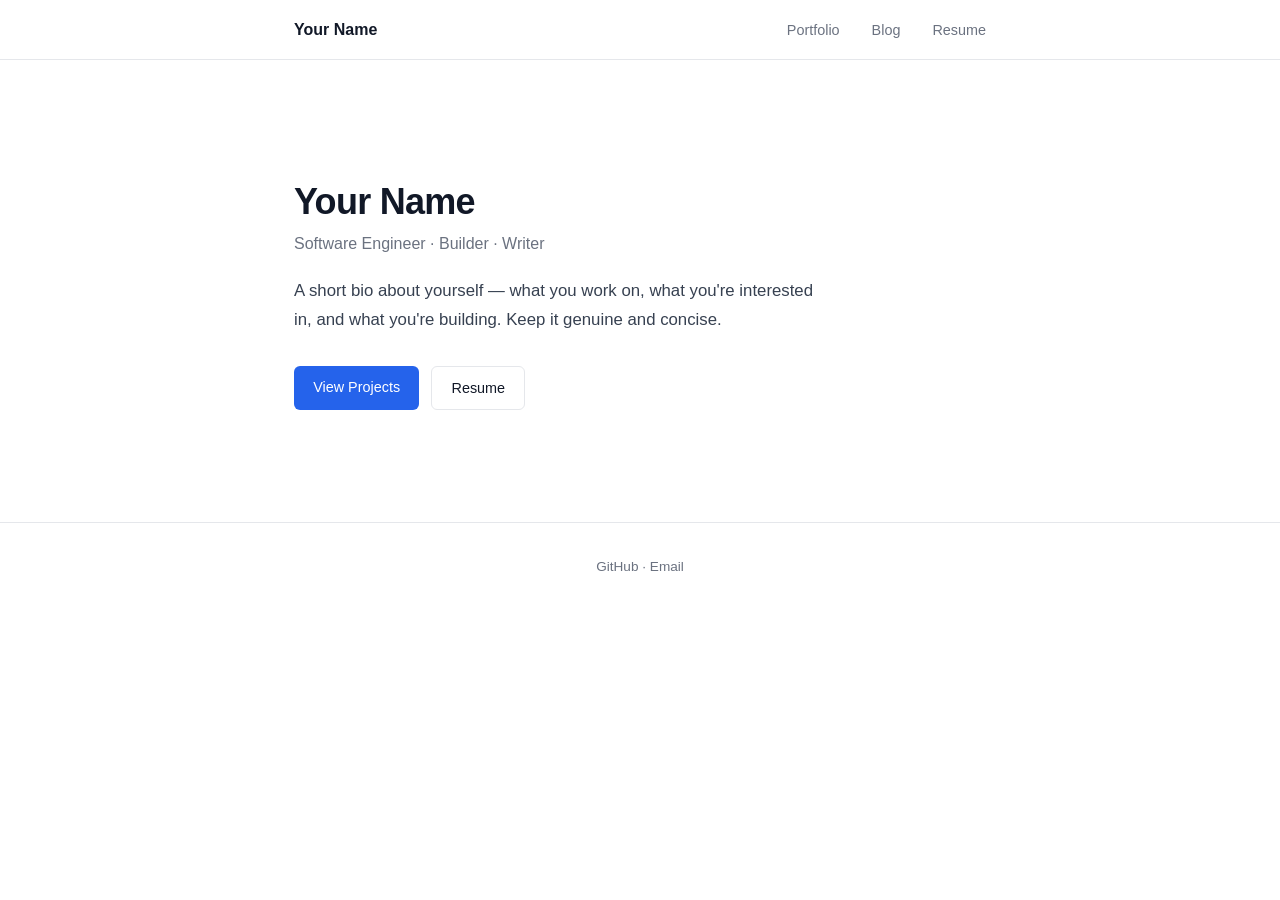
<file: index.html>
<!DOCTYPE html>
<html lang="en">
<head>
  <meta charset="UTF-8">
  <meta name="viewport" content="width=device-width, initial-scale=1.0">
  <meta name="description" content="Your Name — portfolio, blog, and resume.">
  <title>Your Name</title>
  <link rel="stylesheet" href="/css/style.css">
</head>
<body>
  <header>
    <nav>
      <a href="/" class="nav-logo">Your Name</a>
      <ul>
        <li><a href="/portfolio.html">Portfolio</a></li>
        <li><a href="/blog.html">Blog</a></li>
        <li><a href="/resume.html">Resume</a></li>
      </ul>
    </nav>
  </header>

  <main>
    <div class="container">
      <section class="hero">
        <h1>Your Name</h1>
        <p class="tagline">Software Engineer · Builder · Writer</p>
        <p class="bio">
          A short bio about yourself — what you work on, what you're interested in,
          and what you're building. Keep it genuine and concise.
        </p>
        <div class="hero-links">
          <a href="/portfolio.html" class="btn btn-primary">View Projects</a>
          <a href="/resume.html" class="btn btn-outline">Resume</a>
        </div>
      </section>
    </div>
  </main>

  <footer>
    <div class="container">
      <p>
        <a href="https://github.com/iskandaf">GitHub</a> ·
        <a href="mailto:you@example.com">Email</a>
      </p>
    </div>
  </footer>
</body>
</html>
</file>
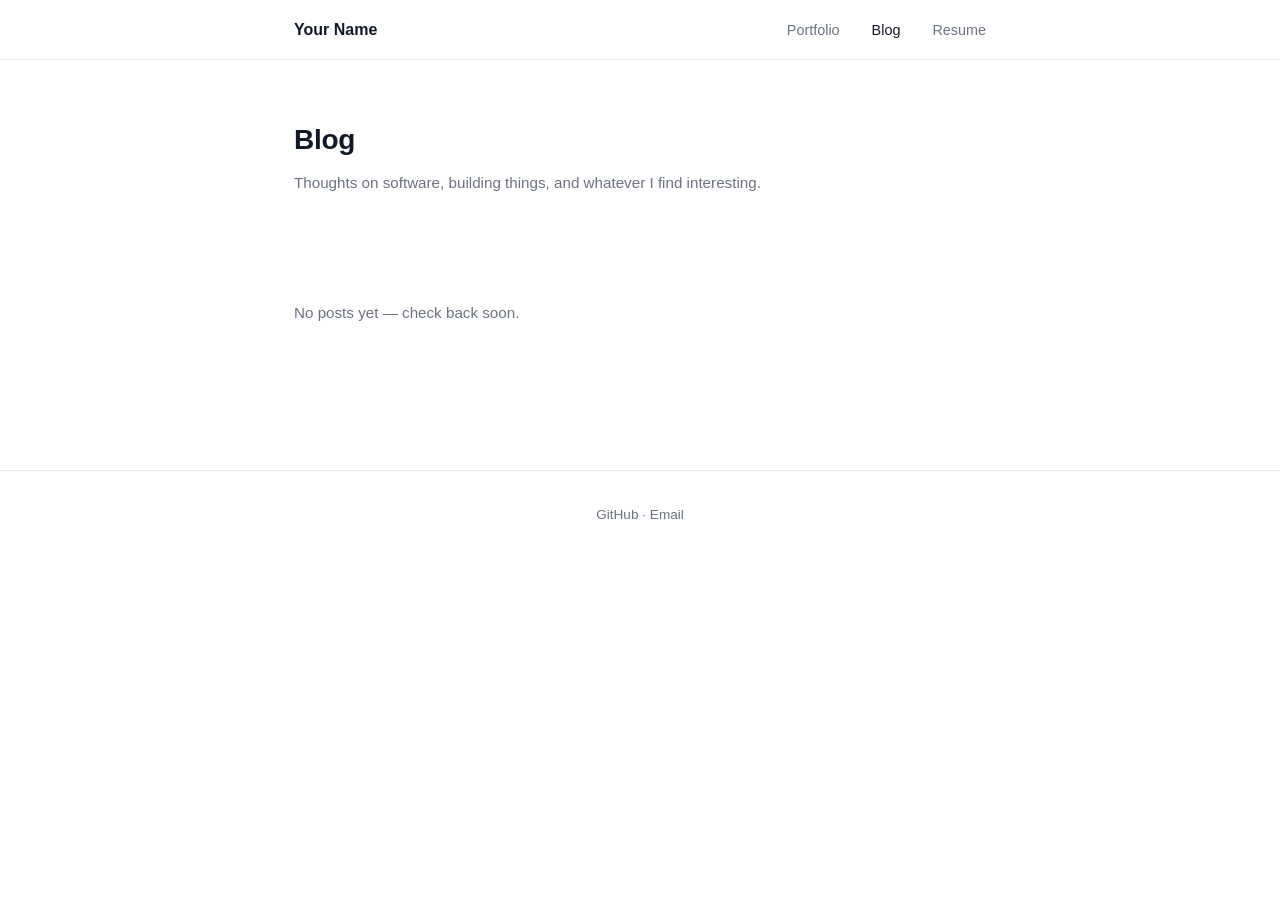
<file: blog.html>
<!DOCTYPE html>
<html lang="en">
<head>
  <meta charset="UTF-8">
  <meta name="viewport" content="width=device-width, initial-scale=1.0">
  <meta name="description" content="Blog posts by Your Name.">
  <title>Blog — Your Name</title>
  <link rel="stylesheet" href="/css/style.css">
</head>
<body>
  <header>
    <nav>
      <a href="/" class="nav-logo">Your Name</a>
      <ul>
        <li><a href="/portfolio.html">Portfolio</a></li>
        <li><a href="/blog.html" class="active">Blog</a></li>
        <li><a href="/resume.html">Resume</a></li>
      </ul>
    </nav>
  </header>

  <main>
    <div class="container">
      <div class="page-heading">
        <h1>Blog</h1>
        <p>Thoughts on software, building things, and whatever I find interesting.</p>
      </div>

      <div class="post-list">

        <!-- Uncomment and duplicate this block when you publish posts:

        <article class="post-item">
          <p class="post-meta">January 1, 2025</p>
          <h2><a href="/blog/your-post-slug.html">Post Title</a></h2>
          <p class="post-excerpt">
            A short excerpt or summary of the post that gives readers a sense
            of what it's about.
          </p>
        </article>

        -->

      </div>

      <p class="empty-state">No posts yet — check back soon.</p>

    </div>
  </main>

  <footer>
    <div class="container">
      <p>
        <a href="https://github.com/iskandaf">GitHub</a> ·
        <a href="mailto:you@example.com">Email</a>
      </p>
    </div>
  </footer>
</body>
</html>
</file>
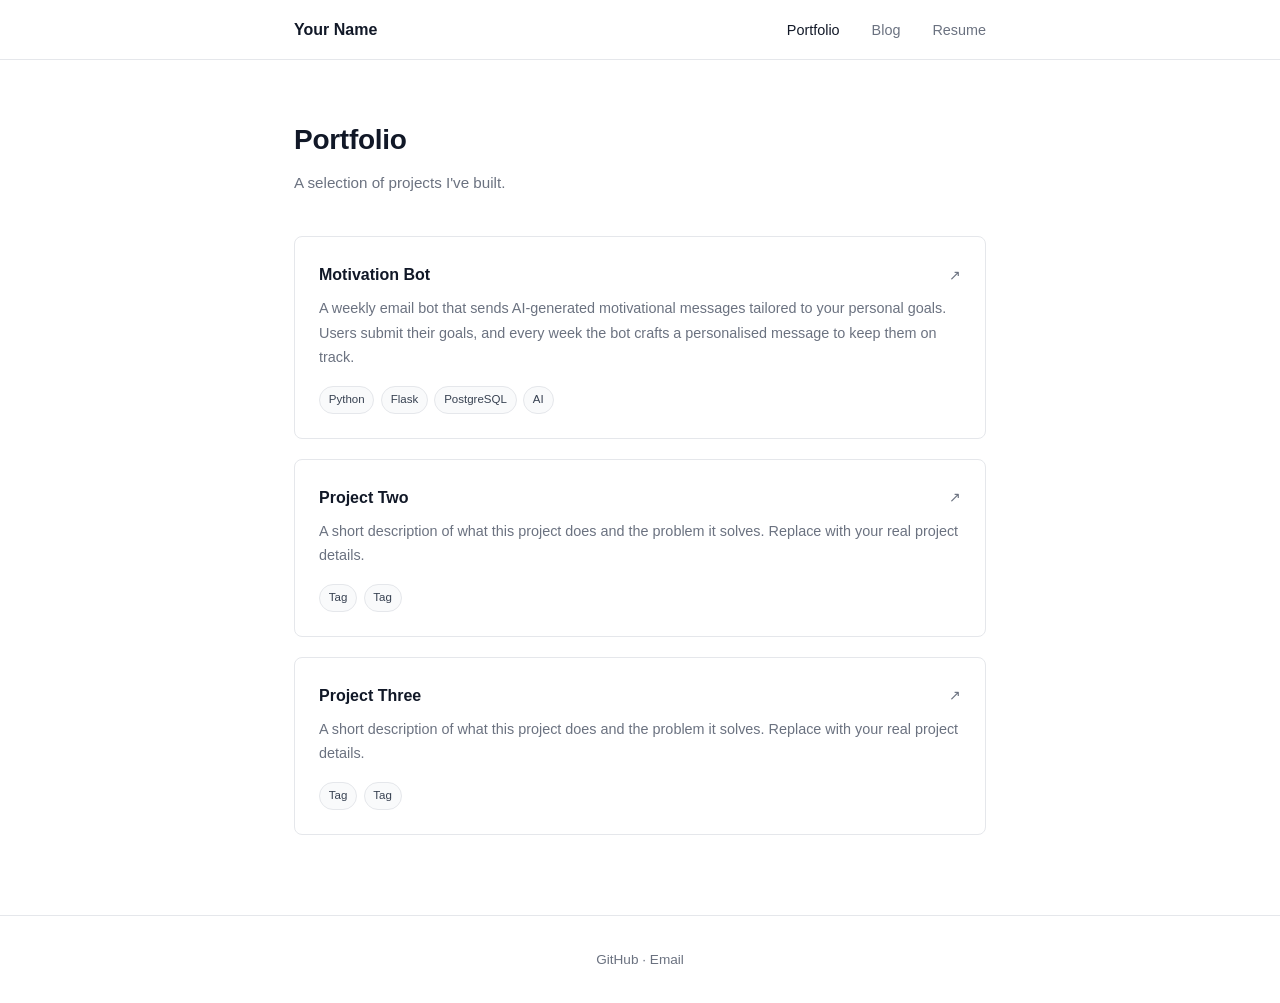
<file: portfolio.html>
<!DOCTYPE html>
<html lang="en">
<head>
  <meta charset="UTF-8">
  <meta name="viewport" content="width=device-width, initial-scale=1.0">
  <meta name="description" content="Projects by Your Name.">
  <title>Portfolio — Your Name</title>
  <link rel="stylesheet" href="/css/style.css">
</head>
<body>
  <header>
    <nav>
      <a href="/" class="nav-logo">Your Name</a>
      <ul>
        <li><a href="/portfolio.html" class="active">Portfolio</a></li>
        <li><a href="/blog.html">Blog</a></li>
        <li><a href="/resume.html">Resume</a></li>
      </ul>
    </nav>
  </header>

  <main>
    <div class="container">
      <div class="page-heading">
        <h1>Portfolio</h1>
        <p>A selection of projects I've built.</p>
      </div>

      <div class="projects-grid">

        <a href="https://motivate.iskanda.tech" class="project-card" target="_blank" rel="noopener">
          <div class="project-card-header">
            <h3>Motivation Bot</h3>
            <span class="arrow">↗</span>
          </div>
          <p>A weekly email bot that sends AI-generated motivational messages tailored to your personal goals. Users submit their goals, and every week the bot crafts a personalised message to keep them on track.</p>
          <div class="tags">
            <span class="tag">Python</span>
            <span class="tag">Flask</span>
            <span class="tag">PostgreSQL</span>
            <span class="tag">AI</span>
          </div>
        </a>

        <a href="https://project-two.iskandaf.github.io" class="project-card" target="_blank" rel="noopener">
          <div class="project-card-header">
            <h3>Project Two</h3>
            <span class="arrow">↗</span>
          </div>
          <p>A short description of what this project does and the problem it solves. Replace with your real project details.</p>
          <div class="tags">
            <span class="tag">Tag</span>
            <span class="tag">Tag</span>
          </div>
        </a>

        <a href="https://project-three.iskandaf.github.io" class="project-card" target="_blank" rel="noopener">
          <div class="project-card-header">
            <h3>Project Three</h3>
            <span class="arrow">↗</span>
          </div>
          <p>A short description of what this project does and the problem it solves. Replace with your real project details.</p>
          <div class="tags">
            <span class="tag">Tag</span>
            <span class="tag">Tag</span>
          </div>
        </a>

      </div>
    </div>
  </main>

  <footer>
    <div class="container">
      <p>
        <a href="https://github.com/iskandaf">GitHub</a> ·
        <a href="mailto:you@example.com">Email</a>
      </p>
    </div>
  </footer>
</body>
</html>
</file>
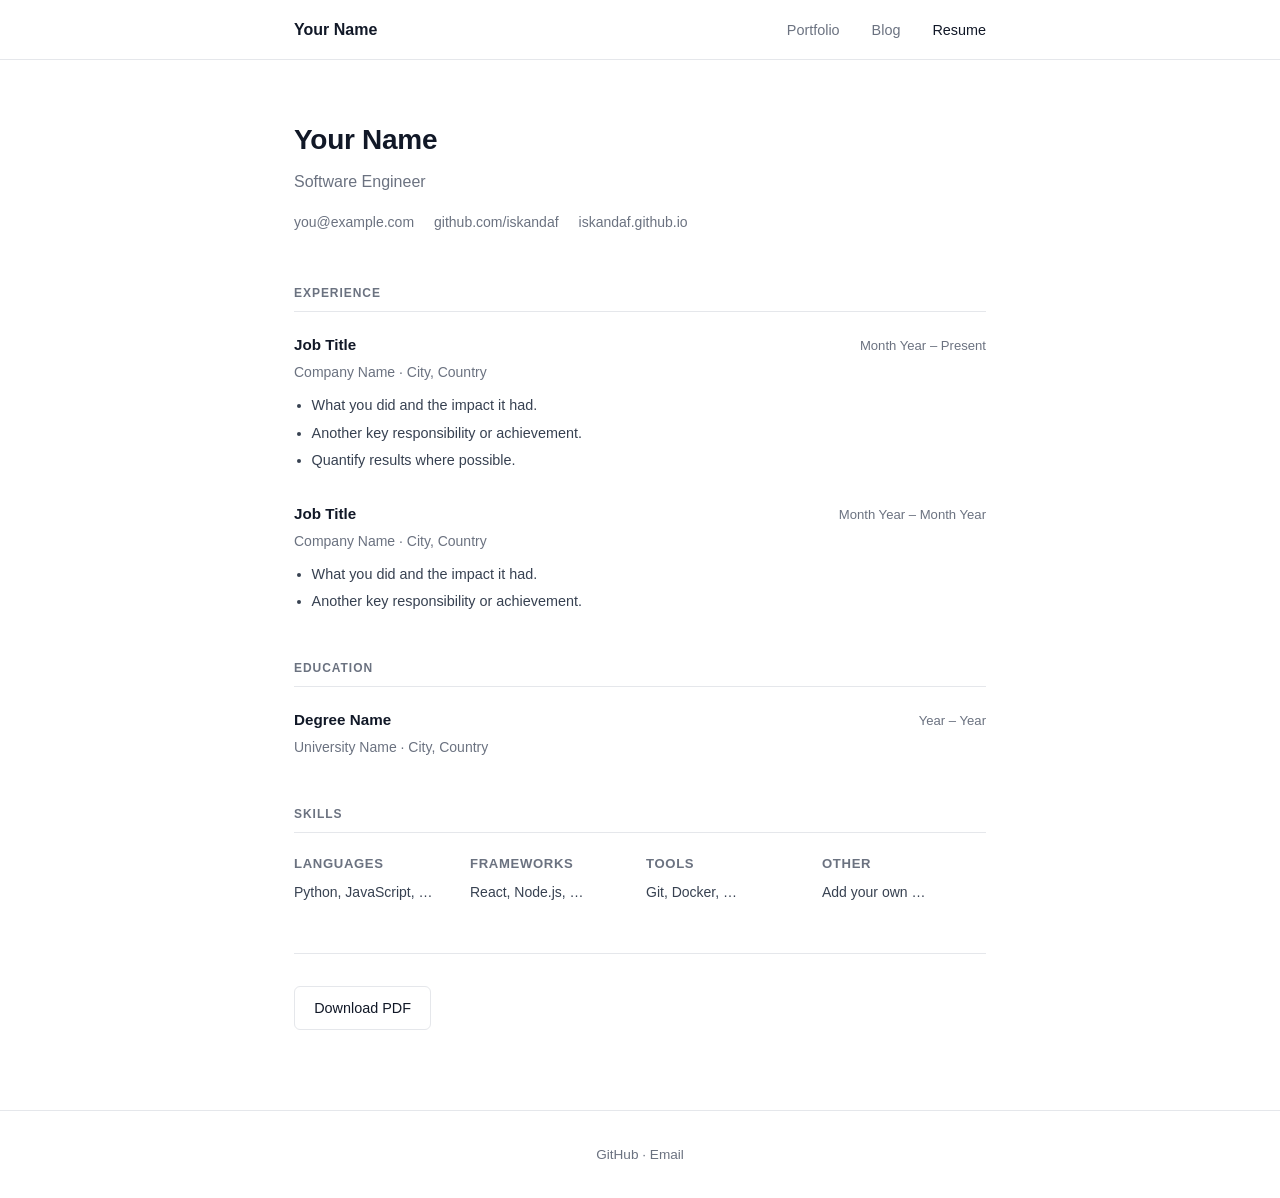
<file: resume.html>
<!DOCTYPE html>
<html lang="en">
<head>
  <meta charset="UTF-8">
  <meta name="viewport" content="width=device-width, initial-scale=1.0">
  <meta name="description" content="Resume of Your Name.">
  <title>Resume — Your Name</title>
  <link rel="stylesheet" href="/css/style.css">
</head>
<body>
  <header>
    <nav>
      <a href="/" class="nav-logo">Your Name</a>
      <ul>
        <li><a href="/portfolio.html">Portfolio</a></li>
        <li><a href="/blog.html">Blog</a></li>
        <li><a href="/resume.html" class="active">Resume</a></li>
      </ul>
    </nav>
  </header>

  <main>
    <div class="container">

      <div class="resume-header">
        <h1>Your Name</h1>
        <p class="resume-title">Software Engineer</p>
        <div class="contact-links">
          <a href="mailto:you@example.com">you@example.com</a>
          <a href="https://github.com/iskandaf" target="_blank" rel="noopener">github.com/iskandaf</a>
          <a href="https://iskandaf.github.io">iskandaf.github.io</a>
        </div>
      </div>

      <section class="resume-section">
        <h2 class="resume-section-title">Experience</h2>

        <div class="resume-item">
          <div class="resume-item-header">
            <h3>Job Title</h3>
            <span class="period">Month Year – Present</span>
          </div>
          <p class="org">Company Name · City, Country</p>
          <ul>
            <li>What you did and the impact it had.</li>
            <li>Another key responsibility or achievement.</li>
            <li>Quantify results where possible.</li>
          </ul>
        </div>

        <div class="resume-item">
          <div class="resume-item-header">
            <h3>Job Title</h3>
            <span class="period">Month Year – Month Year</span>
          </div>
          <p class="org">Company Name · City, Country</p>
          <ul>
            <li>What you did and the impact it had.</li>
            <li>Another key responsibility or achievement.</li>
          </ul>
        </div>

      </section>

      <section class="resume-section">
        <h2 class="resume-section-title">Education</h2>

        <div class="resume-item">
          <div class="resume-item-header">
            <h3>Degree Name</h3>
            <span class="period">Year – Year</span>
          </div>
          <p class="org">University Name · City, Country</p>
        </div>

      </section>

      <section class="resume-section">
        <h2 class="resume-section-title">Skills</h2>
        <div class="skills-grid">
          <div class="skill-group">
            <h4>Languages</h4>
            <p>Python, JavaScript, …</p>
          </div>
          <div class="skill-group">
            <h4>Frameworks</h4>
            <p>React, Node.js, …</p>
          </div>
          <div class="skill-group">
            <h4>Tools</h4>
            <p>Git, Docker, …</p>
          </div>
          <div class="skill-group">
            <h4>Other</h4>
            <p>Add your own …</p>
          </div>
        </div>
      </section>

      <div class="resume-actions">
        <a href="/resume.pdf" class="btn btn-outline">Download PDF</a>
      </div>

    </div>
  </main>

  <footer>
    <div class="container">
      <p>
        <a href="https://github.com/iskandaf">GitHub</a> ·
        <a href="mailto:you@example.com">Email</a>
      </p>
    </div>
  </footer>
</body>
</html>
</file>
<file: css/style.css>
*, *::before, *::after {
  box-sizing: border-box;
  margin: 0;
  padding: 0;
}

:root {
  --bg: #ffffff;
  --fg: #111827;
  --muted: #6b7280;
  --subtle: #374151;
  --border: #e5e7eb;
  --surface: #f9fafb;
  --accent: #2563eb;
  --accent-hover: #1d4ed8;
  --max-w: 740px;
}

body {
  font-family: -apple-system, BlinkMacSystemFont, 'Segoe UI', Roboto, sans-serif;
  background: var(--bg);
  color: var(--fg);
  line-height: 1.7;
  font-size: 1rem;
}

a {
  color: var(--accent);
  text-decoration: none;
}
a:hover { text-decoration: underline; }

/* ── Layout ─────────────────────────────────────────── */
.container {
  max-width: var(--max-w);
  margin: 0 auto;
  padding: 0 1.5rem;
}

/* ── Header / Nav ───────────────────────────────────── */
header {
  border-bottom: 1px solid var(--border);
  padding: 1rem 0;
  position: sticky;
  top: 0;
  background: rgba(255,255,255,0.95);
  backdrop-filter: blur(8px);
  z-index: 10;
}

nav {
  display: flex;
  align-items: center;
  justify-content: space-between;
  max-width: var(--max-w);
  margin: 0 auto;
  padding: 0 1.5rem;
}

.nav-logo {
  font-weight: 600;
  font-size: 1rem;
  color: var(--fg);
}
.nav-logo:hover { text-decoration: none; }

nav ul {
  list-style: none;
  display: flex;
  gap: 2rem;
}

nav ul a {
  color: var(--muted);
  font-size: 0.9rem;
  transition: color 0.15s;
}
nav ul a:hover,
nav ul a.active {
  color: var(--fg);
  text-decoration: none;
}

/* ── Main ───────────────────────────────────────────── */
main {
  padding: 3.5rem 0 5rem;
}

/* ── Footer ─────────────────────────────────────────── */
footer {
  border-top: 1px solid var(--border);
  padding: 2rem 0;
  text-align: center;
  color: var(--muted);
  font-size: 0.85rem;
}
footer a { color: var(--muted); }
footer a:hover { color: var(--fg); }

/* ── Home / Hero ────────────────────────────────────── */
.hero {
  padding: 4rem 0 2rem;
}
.hero h1 {
  font-size: 2.25rem;
  font-weight: 700;
  line-height: 1.2;
  letter-spacing: -0.02em;
  margin-bottom: 0.4rem;
}
.hero .tagline {
  font-size: 1rem;
  color: var(--muted);
  margin-bottom: 1.25rem;
}
.hero .bio {
  font-size: 1.05rem;
  color: var(--subtle);
  max-width: 520px;
  margin-bottom: 2rem;
}
.hero-links {
  display: flex;
  gap: 0.75rem;
  flex-wrap: wrap;
}

/* ── Buttons ─────────────────────────────────────────── */
.btn {
  display: inline-block;
  padding: 0.55rem 1.2rem;
  border-radius: 6px;
  font-size: 0.9rem;
  font-weight: 500;
  transition: background 0.15s, color 0.15s, border-color 0.15s;
  cursor: pointer;
}
.btn-primary {
  background: var(--accent);
  color: #fff;
}
.btn-primary:hover { background: var(--accent-hover); text-decoration: none; }
.btn-outline {
  border: 1px solid var(--border);
  color: var(--fg);
  background: transparent;
}
.btn-outline:hover { background: var(--surface); text-decoration: none; }

/* ── Page headings ───────────────────────────────────── */
.page-heading {
  margin-bottom: 2.5rem;
}
.page-heading h1 {
  font-size: 1.75rem;
  font-weight: 700;
  letter-spacing: -0.01em;
  margin-bottom: 0.4rem;
}
.page-heading p {
  color: var(--muted);
  font-size: 0.95rem;
}

/* ── Portfolio ───────────────────────────────────────── */
.projects-grid {
  display: grid;
  gap: 1.25rem;
}
.project-card {
  border: 1px solid var(--border);
  border-radius: 8px;
  padding: 1.5rem;
  transition: border-color 0.15s, box-shadow 0.15s;
  display: block;
  color: inherit;
}
.project-card:hover {
  border-color: #9ca3af;
  box-shadow: 0 1px 6px rgba(0,0,0,0.06);
  text-decoration: none;
}
.project-card-header {
  display: flex;
  align-items: flex-start;
  justify-content: space-between;
  margin-bottom: 0.5rem;
}
.project-card h3 {
  font-size: 1rem;
  font-weight: 600;
}
.project-card .arrow {
  color: var(--muted);
  font-size: 0.9rem;
  margin-top: 0.1rem;
  flex-shrink: 0;
}
.project-card p {
  color: var(--muted);
  font-size: 0.9rem;
  margin-bottom: 1rem;
}
.tags {
  display: flex;
  flex-wrap: wrap;
  gap: 0.4rem;
}
.tag {
  font-size: 0.72rem;
  padding: 0.2rem 0.55rem;
  background: var(--surface);
  border: 1px solid var(--border);
  border-radius: 99px;
  color: var(--subtle);
}

/* ── Blog ────────────────────────────────────────────── */
.post-list {
  display: grid;
  gap: 0;
}
.post-item {
  padding: 1.75rem 0;
  border-bottom: 1px solid var(--border);
}
.post-item:first-child { border-top: 1px solid var(--border); }
.post-meta {
  font-size: 0.82rem;
  color: var(--muted);
  margin-bottom: 0.35rem;
}
.post-item h2 {
  font-size: 1.1rem;
  font-weight: 600;
  margin-bottom: 0.4rem;
}
.post-item h2 a {
  color: var(--fg);
}
.post-item h2 a:hover {
  color: var(--accent);
  text-decoration: none;
}
.post-excerpt {
  color: var(--subtle);
  font-size: 0.92rem;
}
.empty-state {
  padding: 4rem 0;
  color: var(--muted);
  font-size: 0.95rem;
}

/* ── Resume ──────────────────────────────────────────── */
.resume-header {
  margin-bottom: 3rem;
}
.resume-header h1 {
  font-size: 1.75rem;
  font-weight: 700;
  letter-spacing: -0.01em;
  margin-bottom: 0.25rem;
}
.resume-header .resume-title {
  color: var(--muted);
  font-size: 1rem;
  margin-bottom: 1rem;
}
.resume-header .contact-links {
  display: flex;
  gap: 1.25rem;
  flex-wrap: wrap;
  font-size: 0.875rem;
}
.resume-header .contact-links a { color: var(--muted); }
.resume-header .contact-links a:hover { color: var(--fg); text-decoration: none; }

.resume-section {
  margin-bottom: 2.75rem;
}
.resume-section-title {
  font-size: 0.75rem;
  font-weight: 600;
  text-transform: uppercase;
  letter-spacing: 0.08em;
  color: var(--muted);
  margin-bottom: 1.25rem;
  padding-bottom: 0.5rem;
  border-bottom: 1px solid var(--border);
}
.resume-item {
  margin-bottom: 1.75rem;
}
.resume-item:last-child { margin-bottom: 0; }
.resume-item-header {
  display: flex;
  justify-content: space-between;
  align-items: baseline;
  gap: 1rem;
  margin-bottom: 0.2rem;
}
.resume-item-header h3 {
  font-size: 0.95rem;
  font-weight: 600;
}
.resume-item .period {
  font-size: 0.82rem;
  color: var(--muted);
  white-space: nowrap;
  flex-shrink: 0;
}
.resume-item .org {
  font-size: 0.875rem;
  color: var(--muted);
  margin-bottom: 0.5rem;
}
.resume-item ul {
  padding-left: 1.1rem;
  font-size: 0.9rem;
  color: var(--subtle);
}
.resume-item ul li { margin-bottom: 0.2rem; }
.skills-grid {
  display: grid;
  grid-template-columns: repeat(auto-fill, minmax(160px, 1fr));
  gap: 0.75rem;
}
.skill-group h4 {
  font-size: 0.82rem;
  font-weight: 600;
  color: var(--muted);
  margin-bottom: 0.35rem;
  text-transform: uppercase;
  letter-spacing: 0.05em;
}
.skill-group p {
  font-size: 0.875rem;
  color: var(--subtle);
}
.resume-actions {
  margin-top: 3rem;
  padding-top: 2rem;
  border-top: 1px solid var(--border);
}

/* ── Responsive ──────────────────────────────────────── */
@media (max-width: 600px) {
  .hero h1 { font-size: 1.75rem; }
  nav ul { gap: 1.25rem; }
  .resume-item-header { flex-direction: column; gap: 0.1rem; }
  .resume-item .period { align-self: flex-start; }
}
</file>
